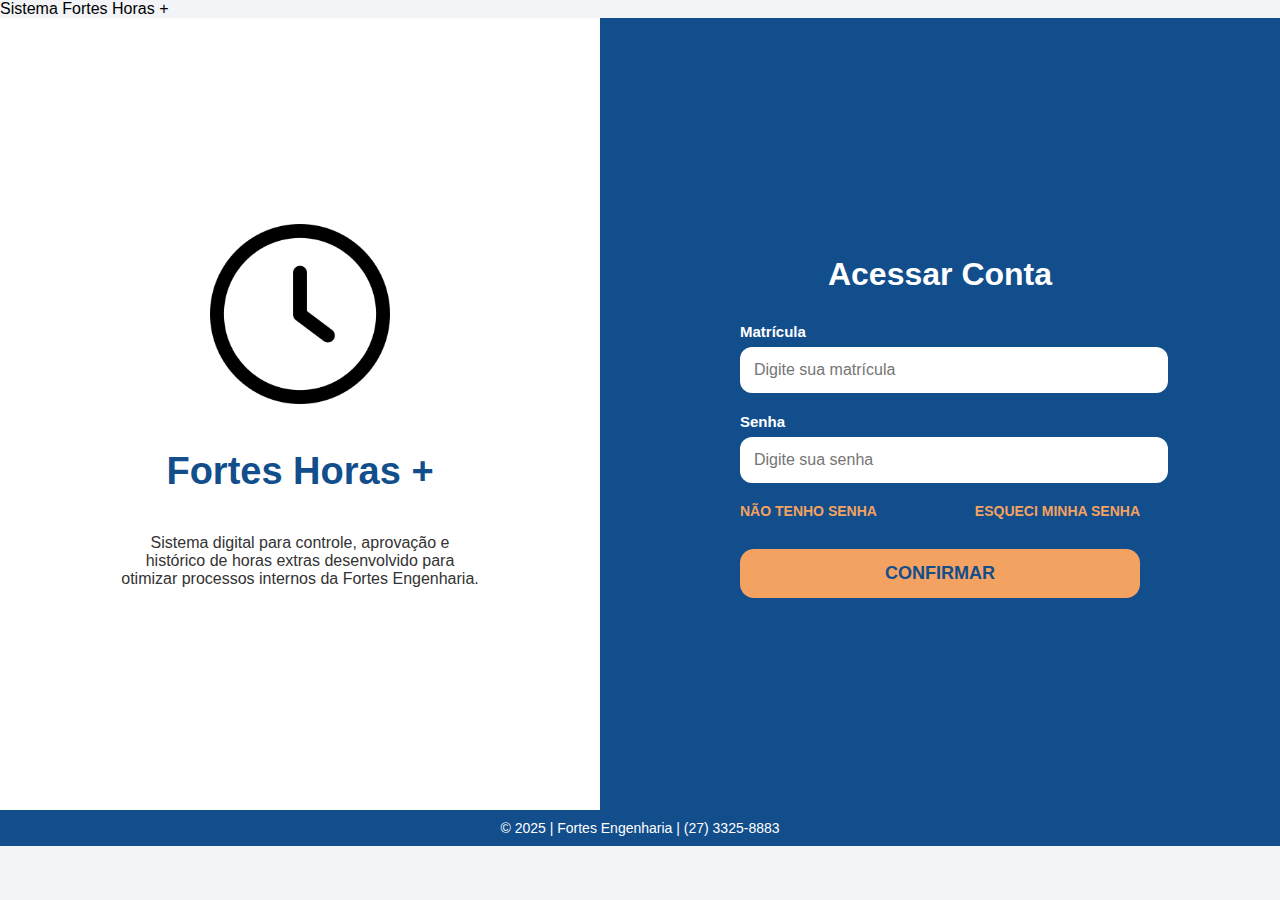
<file: index.html>
<!DOCTYPE html>
<html lang="pt-br">
<head>
    <meta charset="UTF-8">
    <title>Fortes Horas + | Login</title>
    <meta name="viewport" content="width=device-width, initial-scale=1.0">
    <link rel="icon" href="imagens/favicon-32x32.png" type="image/x-icon">
    <link rel="stylesheet" href="css/style.css">

</head>

<body>

<header>
    Sistema Fortes Horas +
</header>

<main>

    <section class="left-box">
        <img src="/imagens/relogio.png" alt="Relógio">
        <h1>Fortes Horas +</h1>
        <p class="presentation-text">
            Sistema digital para controle, aprovação e histórico de horas extras
            desenvolvido para otimizar processos internos da Fortes Engenharia.
        </p>
    </section>

    
    <section class="right-box">
        <div class="form-container">

            <h2>Acessar Conta</h2>

            <label for="matricula">Matrícula</label>
            <input type="text" id="matricula" placeholder="Digite sua matrícula">

            <label for="senha">Senha</label>
            <input type="password" id="senha" placeholder="Digite sua senha">

            <div class="links">
                <a href="#">NÃO TENHO SENHA</a>
                <a href="#">ESQUECI MINHA SENHA</a>
            </div>

            <button class="login-btn" onclick="login()">CONFIRMAR</button>
        </div>
    </section>

</main>

<footer>
    © 2025 | Fortes Engenharia | (27) 3325-8883
</footer>

<script src="js/login.js"></script>

</body>
</html>
</file>
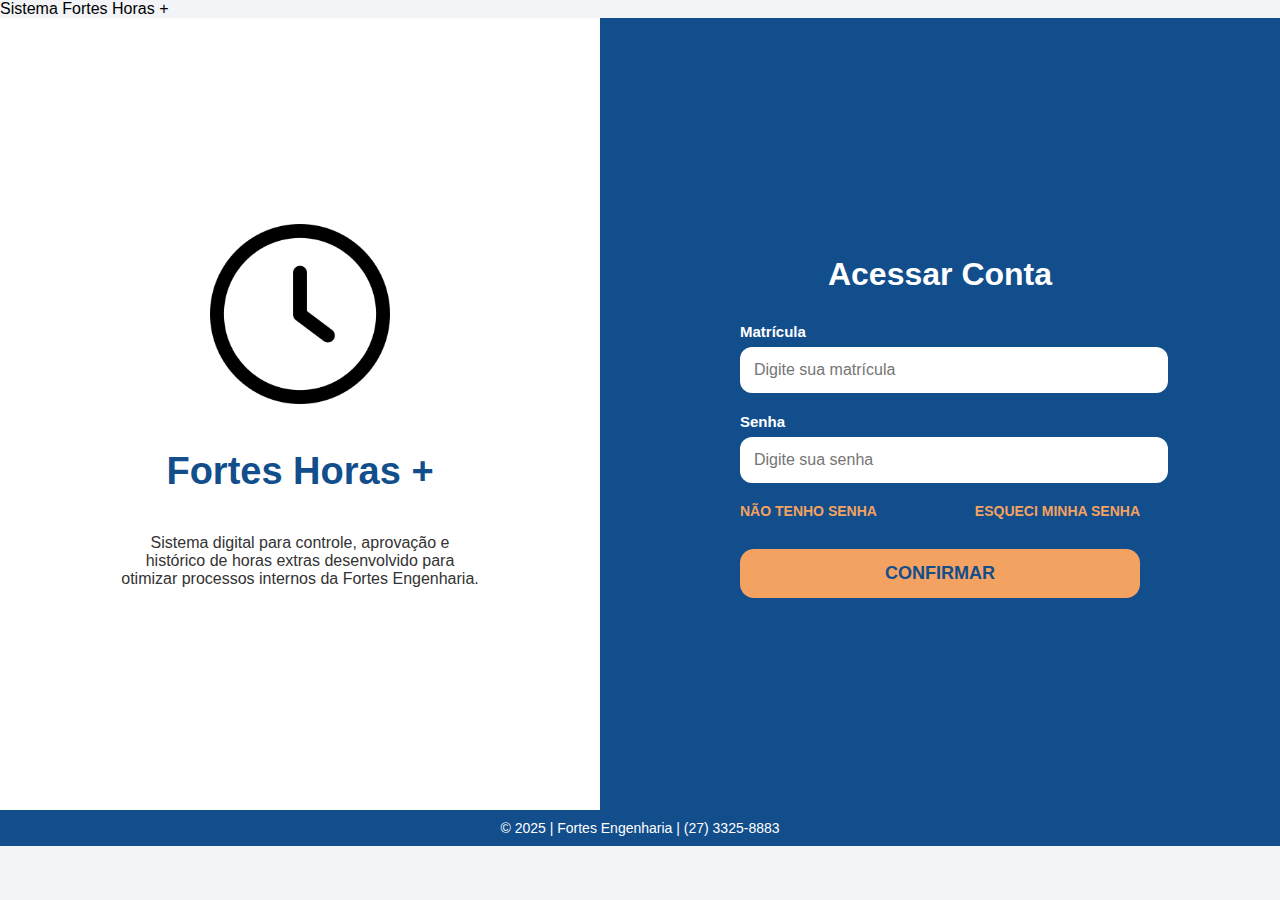
<file: Projeto Interdisciplinar - CSW/index.html>
<!DOCTYPE html>
<html lang="pt-br">
<head>
    <meta charset="UTF-8">
    <title>Fortes Horas + | Login</title>
    <meta name="viewport" content="width=device-width, initial-scale=1.0">

    <link rel="stylesheet" href="./css/style.css">

</head>

<body>

<header>
    Sistema Fortes Horas +
</header>

<main>

    <section class="left-box">
        <img src="/imagens/relogio.png" alt="Relógio">
        <h1>Fortes Horas +</h1>
        <p class="presentation-text">
            Sistema digital para controle, aprovação e histórico de horas extras
            desenvolvido para otimizar processos internos da Fortes Engenharia.
        </p>
    </section>

    
    <section class="right-box">
        <div class="form-container">

            <h2>Acessar Conta</h2>

            <label for="matricula">Matrícula</label>
            <input type="text" id="matricula" placeholder="Digite sua matrícula">

            <label for="senha">Senha</label>
            <input type="password" id="senha" placeholder="Digite sua senha">

            <div class="links">
                <a href="#">NÃO TENHO SENHA</a>
                <a href="#">ESQUECI MINHA SENHA</a>
            </div>

            <button class="login-btn" onclick="login()">CONFIRMAR</button>
        </div>
    </section>

</main>

<footer>
    © 2025 | Fortes Engenharia | (27) 3325-8883
</footer>

<script src="js/login.js"></script>

</body>
</html>
</file>
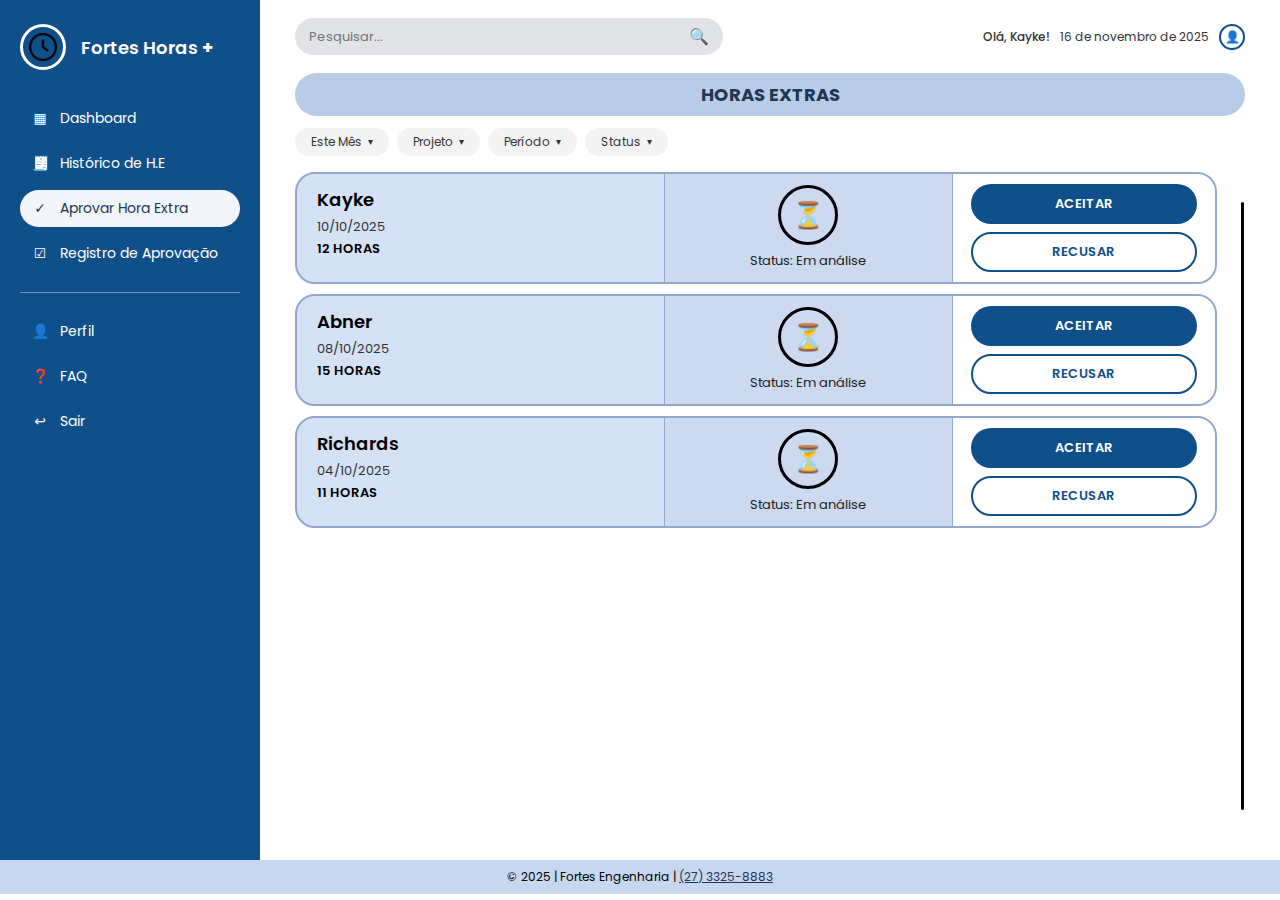
<file: aprovacao.html>
<!DOCTYPE html>
<html lang="pt-BR">
<head>
  <meta charset="UTF-8" />
  <title>Aprovar Hora Extra | Fortes Horas +</title>
  <meta name="viewport" content="width=device-width, initial-scale=1.0" />

 
  <link rel="preconnect" href="https://fonts.googleapis.com" />
  <link rel="preconnect" href="https://fonts.gstatic.com" crossorigin />
  <link href="https://fonts.googleapis.com/css2?family=Poppins:wght@400;500;600;700&display=swap" rel="stylesheet" />

  
  <link rel="stylesheet" href="css/gestor/aprovacao.css" />
</head>
<body>

  <div class="layout">

    <aside class="sidebar">
      <div class="sidebar-header">
        <div class="logo-circle">
          <img src="imagens/relogio.png" class="logo-img" alt="Relógio">
        </div>
        <div class="logo-text">
          <span class="logo-title">Fortes Horas <strong>+</strong></span>
        </div>
      </div>

      <nav class="menu">
        <a href="#" class="menu-item">
          <span class="icon">▦</span>
          <span>Dashboard</span>
        </a>

        <a href="historico_gestor.html" class="menu-item">
          <span class="icon">🧾</span>
          <span>Histórico de H.E</span>
        </a>

        <a href="aprovacao.html" class="menu-item active">
          <span class="icon">✓</span>
          <span>Aprovar Hora Extra</span>
        </a>

        <a href="#" class="menu-item">
          <span class="icon">☑</span>
          <span>Registro de Aprovação</span>
        </a>

        <div class="menu-divider"></div>

        <a href="#" class="menu-item">
          <span class="icon">👤</span>
          <span>Perfil</span>
        </a>

        <a href="#" class="menu-item">
          <span class="icon">❓</span>
          <span>FAQ</span>
        </a>

        <a href="index.html" class="menu-item">
          <span class="icon">↩</span>
          <span>Sair</span>
        </a>
      </nav>
    </aside>


    <main class="main">
   
      <header class="main-header">
        <div class="search-container">
          <input type="text" class="search-input" placeholder="Pesquisar..." />
          <button class="search-icon">🔍</button>
        </div>

        <div class="user-box">
          <span class="user-hello">Olá, Kayke!</span>
          <span class="user-date">16 de novembro de 2025</span>
          <span class="user-avatar">👤</span>
        </div>
      </header>

      
      <section class="title-bar">
        <h1>HORAS EXTRAS</h1>
      </section>

    
      <section class="filters-area">
        <div class="filters-row">
          <button class="filter-chip">
            Este Mês <span class="arrow">▾</span>
          </button>
          <button class="filter-chip">
            Projeto <span class="arrow">▾</span>
          </button>
          <button class="filter-chip">
            Período <span class="arrow">▾</span>
          </button>
          <button class="filter-chip">
            Status <span class="arrow">▾</span>
          </button>
        </div>
      </section>

  
      <section class="cards-wrapper">

        <div class="cards-list">
        
          <article class="card">
            <div class="card-col card-col-left">
              <h2>Kayke</h2>
              <p class="date">10/10/2025</p>
              <p class="hours">12 HORAS</p>
            </div>

            <div class="card-col card-col-center">
              <div class="status-circle status-analise">
                <span class="status-icon">⏳</span>
              </div>
              <span class="status-text status-analise-text">
                Status: Em análise
              </span>
            </div>

            <div class="card-col card-col-right">
              <button class="btn-action btn-aceitar">ACEITAR</button>
              <button class="btn-action btn-recusar">RECUSAR</button>
            </div>
          </article>

          
          <article class="card">
            <div class="card-col card-col-left">
              <h2>Abner</h2>
              <p class="date">08/10/2025</p>
              <p class="hours">15 HORAS</p>
            </div>

            <div class="card-col card-col-center">
              <div class="status-circle status-analise">
                <span class="status-icon">⏳</span>
              </div>
              <span class="status-text status-analise-text">
                Status: Em análise
              </span>
            </div>

            <div class="card-col card-col-right">
              <button class="btn-action btn-aceitar">ACEITAR</button>
              <button class="btn-action btn-recusar">RECUSAR</button>
            </div>
          </article>

          
          <article class="card">
            <div class="card-col card-col-left">
              <h2>Richards</h2>
              <p class="date">04/10/2025</p>
              <p class="hours">11 HORAS</p>
            </div>

            <div class="card-col card-col-center">
              <div class="status-circle status-analise">
                <span class="status-icon">⏳</span>
              </div>
              <span class="status-text status-analise-text">
                Status: Em análise
              </span>
            </div>

            <div class="card-col card-col-right">
              <button class="btn-action btn-aceitar">ACEITAR</button>
              <button class="btn-action btn-recusar">RECUSAR</button>
            </div>
          </article>
        </div>

   
        <div class="scroll-bar-fake"></div>
      </section>
    </main>
  </div>

  <footer class="footer">
    © 2025 | Fortes Engenharia | <a href="tel:+552733258883">(27) 3325-8883</a>
  </footer>

  <script src="js/aprovacao.js"></script>
</body>
</html>
</file>
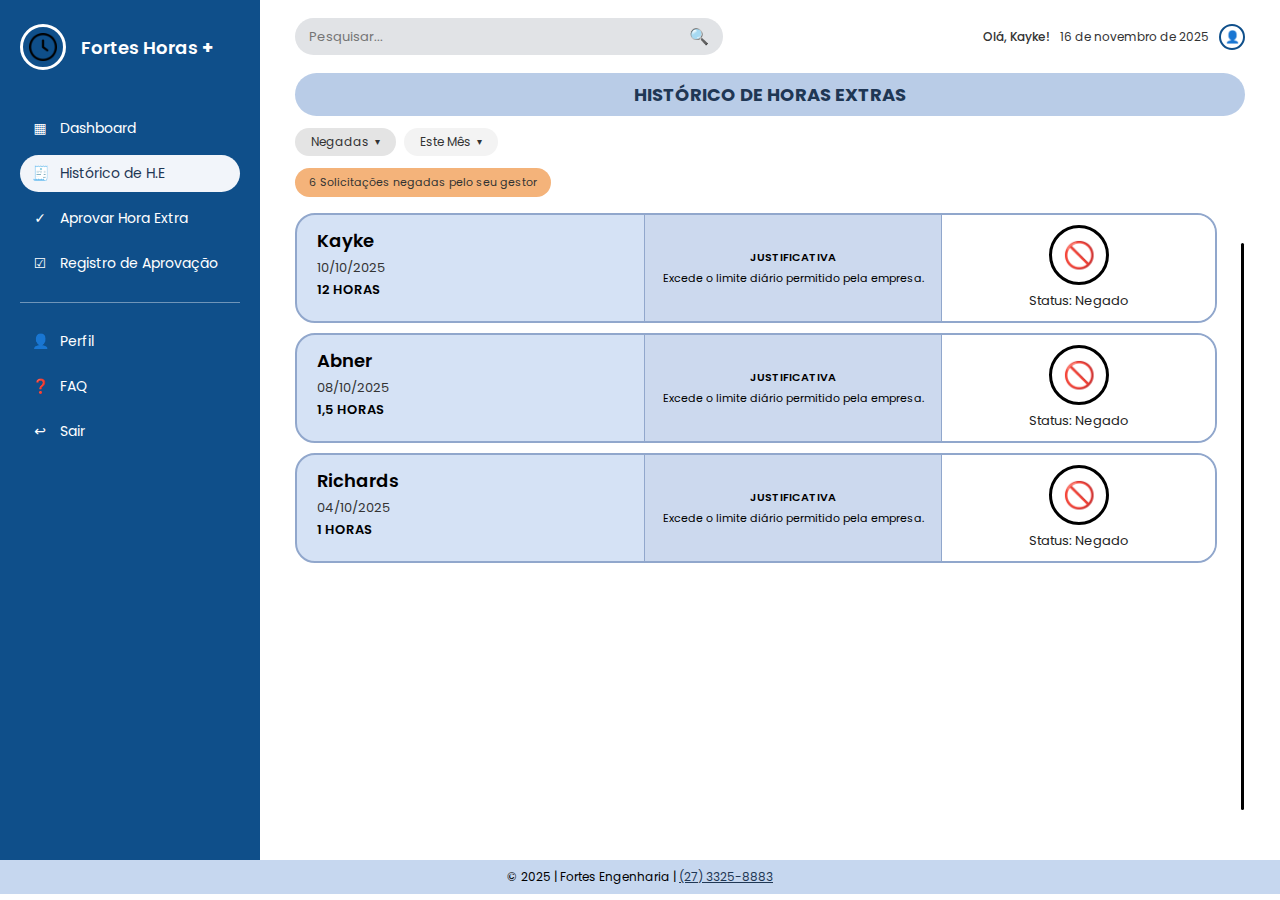
<file: historico_gestor.html>
<!DOCTYPE html>
<html lang="pt-BR">
<head>
  <meta charset="UTF-8" />
  <title>Histórico de Horas Extras | Fortes Horas +</title>
  <meta name="viewport" content="width=device-width, initial-scale=1.0" />

  <link rel="preconnect" href="https://fonts.googleapis.com" />
  <link rel="preconnect" href="https://fonts.gstatic.com" crossorigin />
  <link href="https://fonts.googleapis.com/css2?family=Poppins:wght@400;500;600;700&display=swap" rel="stylesheet" />
  <link rel="stylesheet" href="css/gestor/historico.css" />
</head>
<body>


  <div class="layout">

    
    <aside class="sidebar">
      <div class="sidebar-header">
        <div class="logo-circle">
          <img src="imagens/relogio.png" alt="Logo relógio" class="logo-img">
        </div>
        <div class="logo-text">
          <span class="logo-title">Fortes Horas <strong>+</strong></span>
        </div>
      </div>

      <nav class="menu">
        <a href="#" class="menu-item">
          <span class="icon">▦</span>
          <span>Dashboard</span>
        </a>

        <a href="historico_gestor.html" class="menu-item active">
          <span class="icon">🧾</span>
          <span>Histórico de H.E</span>
        </a>

        <a href="aprovacao.html" class="menu-item">
          <span class="icon">✓</span>
          <span>Aprovar Hora Extra</span>
          </a>

        <a href="#" class="menu-item">
          <span class="icon">☑</span>
          <span>Registro de Aprovação</span>
        </a>

        <div class="menu-divider"></div>

        <a href="#" class="menu-item">
          <span class="icon">👤</span>
          <span>Perfil</span>
        </a>

        <a href="#" class="menu-item">
          <span class="icon">❓</span>
          <span>FAQ</span>
        </a>

        <a href="#" class="menu-item">
          <span class="icon">↩</span>
          <span>Sair</span>
          </a>

      </nav>
    </aside>


    <main class="main">

      
      <header class="main-header">
        <div class="search-container">
          <input type="text" class="search-input" placeholder="Pesquisar..." />
          <button class="search-icon">🔍</button>
        </div>

        <div class="user-box">
          <span class="user-hello">Olá, Kayke!</span>
          <span class="user-date">16 de novembro de 2025</span>
          <span class="user-avatar">👤</span>
        </div>
      </header>

   
      <section class="title-bar">
        <h1>HISTÓRICO DE HORAS EXTRAS</h1>
      </section>

     
      <section class="filters-area">
        <div class="tabs">
          <button class="tab active" data-target="negadas">
            Negadas <span class="tab-arrow">▾</span>
          </button>
          <button class="tab" data-target="mes">
            Este Mês <span class="tab-arrow">▾</span>
          </button>
        </div>

        <div class="alert-pill" id="pill-negadas">
          6 Solicitações negadas pelo seu gestor
        </div>

        <div class="alert-pill hide" id="pill-mes">
          3 Solicitações registradas neste mês
        </div>
      </section>


      <section class="cards-wrapper">

        <div id="lista-negadas" class="cards-list">

        
          <article class="card">
            <div class="card-col card-col-left">
              <h2>Kayke</h2>
              <p class="date">10/10/2025</p>
              <p class="hours">12 HORAS</p>
            </div>

            <div class="card-col card-col-middle">
              <span class="label">JUSTIFICATIVA</span>
              <p>Excede o limite diário permitido pela empresa.</p>
            </div>

            <div class="card-col card-col-right">
              <div class="status-circle">
                <span class="ban-icon">🚫</span>
              </div>
              <span class="status-text">Status: Negado</span>
            </div>
          </article>


          <article class="card">
            <div class="card-col card-col-left">
              <h2>Abner</h2>
              <p class="date">08/10/2025</p>
              <p class="hours">1,5 HORAS</p>
            </div>

            <div class="card-col card-col-middle">
              <span class="label">JUSTIFICATIVA</span>
              <p>Excede o limite diário permitido pela empresa.</p>
            </div>

            <div class="card-col card-col-right">
              <div class="status-circle">
                <span class="ban-icon">🚫</span>
              </div>
              <span class="status-text">Status: Negado</span>
            </div>
          </article>

          
          <article class="card">
            <div class="card-col card-col-left">
              <h2>Richards</h2>
              <p class="date">04/10/2025</p>
              <p class="hours">1 HORAS</p>
            </div>

            <div class="card-col card-col-middle">
              <span class="label">JUSTIFICATIVA</span>
              <p>Excede o limite diário permitido pela empresa.</p>
            </div>

            <div class="card-col card-col-right">
              <div class="status-circle">
                <span class="ban-icon">🚫</span>
              </div>
              <span class="status-text">Status: Negado</span>
            </div>
          </article>

        </div>

        <div id="lista-mes" class="cards-list hide">
          <article class="card">
            <div class="card-col card-col-left">
              <h2>Kayke</h2>
              <p class="date">12/11/2025</p>
              <p class="hours">4 HORAS</p>
            </div>

            <div class="card-col card-col-middle">
              <span class="label">DETALHES</span>
              <p>Horas extras realizadas para fechamento de relatório.</p>
            </div>

            <div class="card-col card-col-right">
              <div class="status-circle status-analise">
                <span class="ban-icon">⏳</span>
              </div>
              <span class="status-text status-analise-text">
                Status: Em análise
              </span>
            </div>
          </article>
        </div>


        <div class="scroll-bar-fake"></div>

      </section>
    </main>
  </div>

  <footer class="footer">
    © 2025 | Fortes Engenharia | <a href="tel:+552733258883">(27) 3325-8883</a>
  </footer>

  <!-- JS -->
  <script src="js/historico.js"></script>
</body>
</html>
</file>
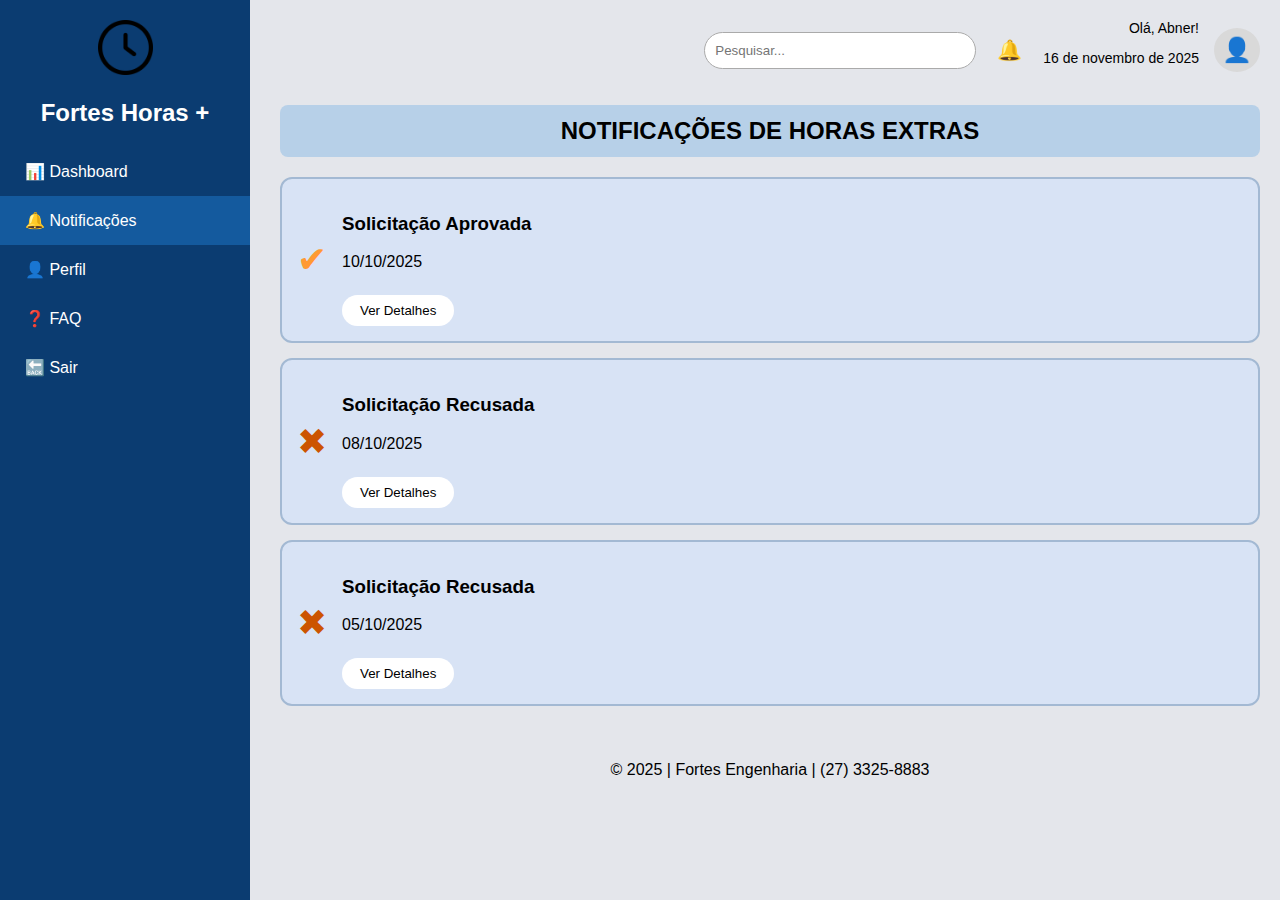
<file: notificacoes_tec.html>
<!DOCTYPE html>
<html lang="pt-BR">
<head>
    <meta charset="UTF-8">
    <title>Notificações | Técnico</title>
    <link rel="stylesheet" href="css/tec/notificacoes_tec.css">
    <link rel="icon" href="imagens/favicon-32x32.png" type="image/png">
</head>

<body>
<aside class="sidebar">
    <div class="logo-box">
        <img src="imagens/relogio.png" class="logo">
        <h2>Fortes Horas +</h2>
    </div>

    <nav class="menu">
        <a href="dashboard_tecnico.html" class="menu-item">📊 Dashboard</a>
        <a href="notificacoes_tecnico.html" class="menu-item active">🔔 Notificações</a>
        <a href="#" class="menu-item">👤 Perfil</a>
        <a href="#" class="menu-item">❓ FAQ</a>
        <a href="index.html" class="menu-item">🔙 Sair</a>
    </nav>
</aside>

<main class="content">

    <header class="top-bar">
        <input type="text" class="search" placeholder="Pesquisar...">
        <button class="bell">🔔</button>

        <div class="user-box">
            <span>Olá, Abner!</span>
            <p class="date">16 de novembro de 2025</p>
        </div>
        <div class="circle-user">👤</div>
    </header>
    <h2 class="title">NOTIFICAÇÕES DE HORAS EXTRAS</h2>

  
    <section id="lista-notificacoes">

        <div class="notif-card approved">
            <div class="icon">✔</div>
            <div>
                <h3>Solicitação Aprovada</h3>
                <p>10/10/2025</p>
                <button class="btn">Ver Detalhes</button>
            </div>
        </div>

        <div class="notif-card rejected">
            <div class="icon">✖</div>
            <div>
                <h3>Solicitação Recusada</h3>
                <p>08/10/2025</p>
                <button class="btn">Ver Detalhes</button>
            </div>
        </div>

        <div class="notif-card rejected">
            <div class="icon">✖</div>
            <div>
                <h3>Solicitação Recusada</h3>
                <p>05/10/2025</p>
                <button class="btn">Ver Detalhes</button>
            </div>
        </div>

    </section>

    <footer class="footer">
        © 2025 | Fortes Engenharia | (27) 3325-8883
    </footer>

</main>

<script src="js/nottec.js"></script>
</body>

</html>
</file>
<file: css/style.css>
body {
    margin: 0;
    font-family: Arial, sans-serif;
    background-color: #f2f4f7;
}

/
header {
    background-color: #124D8C;
    padding: 15px;
    color: white;
    font-size: 22px;
    text-align: center;
    letter-spacing: 1px;
}


main {
    display: flex;
    height: 88vh;
}


.left-box {
    width: 50%;
    background-color: white;
    display: flex;
    flex-direction: column;
    justify-content: center;
    align-items: center;
}

.left-box img {
    width: 180px;
    margin-bottom: 20px;
}

.left-box h1 {
    color: #124D8C;
    font-size: 38px;
    font-weight: bold;
}

.presentation-text {
    width: 60%;
    text-align: center;
    color: #333;
}


.right-box {
    width: 50%;
    background-color: #124D8C;
    display: flex;
    justify-content: center;
    align-items: center;
    padding: 40px;
}

.form-container {
    width: 80%;
    max-width: 400px;
    text-align: left;
}

.form-container h2 {
    color: white;
    text-align: center;
    font-size: 32px;
    margin-bottom: 30px;
}

label {
    color: white;
    font-weight: bold;
    font-size: 15px;
}

input {
    width: 100%;
    padding: 14px;
    margin-top: 6px;
    margin-bottom: 20px;
    border-radius: 12px;
    border: none;
    outline: none;
    font-size: 16px;
}

.links {
    display: flex;
    justify-content: space-between;
    margin-bottom: 30px;
}

.links a {
    color: #F4A261;
    font-size: 14px;
    text-decoration: none;
    font-weight: bold;
}

.login-btn {
    width: 100%;
    padding: 14px;
    background-color: #F4A261;
    color: #124D8C;
    border: none;
    border-radius: 14px;
    font-size: 18px;
    font-weight: bold;
    cursor: pointer;
}

footer {
    text-align: center;
    padding: 10px;
    background-color: #124D8C;
    color: white;
    font-size: 14px;
}
</file>
<file: Projeto Interdisciplinar - CSW/css/style.css>
body {
    margin: 0;
    font-family: Arial, sans-serif;
    background-color: #f2f4f7;
}

/
header {
    background-color: #124D8C;
    padding: 15px;
    color: white;
    font-size: 22px;
    text-align: center;
    letter-spacing: 1px;
}


main {
    display: flex;
    height: 88vh;
}


.left-box {
    width: 50%;
    background-color: white;
    display: flex;
    flex-direction: column;
    justify-content: center;
    align-items: center;
}

.left-box img {
    width: 180px;
    margin-bottom: 20px;
}

.left-box h1 {
    color: #124D8C;
    font-size: 38px;
    font-weight: bold;
}

.presentation-text {
    width: 60%;
    text-align: center;
    color: #333;
}


.right-box {
    width: 50%;
    background-color: #124D8C;
    display: flex;
    justify-content: center;
    align-items: center;
    padding: 40px;
}

.form-container {
    width: 80%;
    max-width: 400px;
    text-align: left;
}

.form-container h2 {
    color: white;
    text-align: center;
    font-size: 32px;
    margin-bottom: 30px;
}

label {
    color: white;
    font-weight: bold;
    font-size: 15px;
}

input {
    width: 100%;
    padding: 14px;
    margin-top: 6px;
    margin-bottom: 20px;
    border-radius: 12px;
    border: none;
    outline: none;
    font-size: 16px;
}

.links {
    display: flex;
    justify-content: space-between;
    margin-bottom: 30px;
}

.links a {
    color: #F4A261;
    font-size: 14px;
    text-decoration: none;
    font-weight: bold;
}

.login-btn {
    width: 100%;
    padding: 14px;
    background-color: #F4A261;
    color: #124D8C;
    border: none;
    border-radius: 14px;
    font-size: 18px;
    font-weight: bold;
    cursor: pointer;
}

footer {
    text-align: center;
    padding: 10px;
    background-color: #124D8C;
    color: white;
    font-size: 14px;
}
</file>
<file: css/gestor/aprovacao.css>
:root {
  --azul-sidebar: #0f4f8a;
  --azul-card: #d5e2f5;
  --azul-card-borda: #91a7cc;
  --azul-title: #b9cce7;
  --cinza-busca: #e1e3e6;
  --cinza-claro: #f7f7f7;
  --laranja: #f4a259;
  --footer-bg: #c6d7ef;
  --texto-escuro: #333333;
}

* {
  box-sizing: border-box;
  margin: 0;
  padding: 0;
  font-family: "Poppins", system-ui, -apple-system, BlinkMacSystemFont,
    "Segoe UI", sans-serif;
}

html,
body {
  width: 100%;
  height: 100%;
}

body {
  background: #ffffff;
}


.layout {
  display: flex;
  min-height: calc(100vh - 40px);
}


.sidebar {
  width: 260px;
  background: var(--azul-sidebar);
  color: #ffffff;
  padding: 24px 20px;
  display: flex;
  flex-direction: column;
}

.sidebar-header {
  display: flex;
  align-items: center;
  gap: 15px;
  margin-bottom: 30px;
}

.logo-circle {
  width: 46px;
  height: 46px;
  border-radius: 50%;
  border: 3px solid #ffffff;
  display: flex;
  align-items: center;
  justify-content: center;
}

.logo-img {
  width: 28px;
  height: 28px;
  object-fit: contain;
}

.logo-title {
  font-size: 18px;
  font-weight: 600;
}

.logo-title strong {
  font-weight: 700;
}

.menu {
  display: flex;
  flex-direction: column;
  gap: 8px;
}

.menu-item {
  display: flex;
  align-items: center;
  gap: 10px;
  padding: 8px 10px;
  font-size: 14px;
  color: #ffffff;
  text-decoration: none;
  border-radius: 20px;
  transition: background 0.15s ease, transform 0.05s ease;
}

.menu-item .icon {
  width: 20px;
  text-align: center;
}

.menu-item:hover {
  background: rgba(255, 255, 255, 0.12);
  transform: translateX(1px);
}

.menu-item.active {
  background: #f2f5fa;
  color: #1f3754;
}

.menu-divider {
  height: 1px;
  background: rgba(255, 255, 255, 0.4);
  margin: 12px 0;
}


.main {
  flex: 1;
  background: #ffffff;
  display: flex;
  flex-direction: column;
}


.main-header {
  display: flex;
  align-items: center;
  justify-content: space-between;
  padding: 18px 35px 10px;
}

.search-container {
  width: 45%;
  min-width: 260px;
  display: flex;
  align-items: center;
  background: var(--cinza-busca);
  border-radius: 999px;
  padding: 6px 14px;
}

.search-input {
  flex: 1;
  border: none;
  outline: none;
  background: transparent;
  font-size: 13px;
}

.search-icon {
  border: none;
  background: transparent;
  font-size: 16px;
  cursor: pointer;
}

.user-box {
  display: flex;
  align-items: center;
  gap: 10px;
  font-size: 12px;
  color: #333333;
}

.user-hello {
  font-weight: 500;
}

.user-avatar {
  width: 26px;
  height: 26px;
  border-radius: 50%;
  background: #ffffff;
  border: 2px solid var(--azul-sidebar);
  display: flex;
  align-items: center;
  justify-content: center;
}


.title-bar {
  padding: 0 35px;
}

.title-bar h1 {
  margin: 8px auto 0;
  background: var(--azul-title);
  color: #1f3754;
  border-radius: 999px;
  text-align: center;
  font-size: 18px;
  padding: 8px 0;
}


.filters-area {
  padding: 12px 35px 0;
}

.filters-row {
  display: flex;
  gap: 8px;
  flex-wrap: wrap;
}

.filter-chip {
  padding: 5px 16px;
  border-radius: 999px;
  border: none;
  cursor: pointer;
  font-size: 12px;
  background: #f3f3f3;
  color: #333333;
  display: flex;
  align-items: center;
  gap: 6px;
}

.arrow {
  font-size: 10px;
}


.cards-wrapper {
  padding: 16px 35px 20px;
  display: grid;
  grid-template-columns: 1fr 8px; /* lista + barra preta visual */
  gap: 10px;
  flex: 1;
}

.cards-list {
  overflow-y: auto;
  padding-right: 10px;
}


.scroll-bar-fake {
  border-radius: 8px;
  background: transparent;
  position: relative;
}

.scroll-bar-fake::before {
  content: "";
  position: absolute;
  top: 30px;
  bottom: 30px;
  left: 50%;
  width: 3px;
  border-radius: 3px;
  background: #000000;
}


.card {
  background: var(--azul-card);
  border-radius: 20px;
  border: 2px solid var(--azul-card-borda);
  display: grid;
  grid-template-columns: 1.4fr 1.1fr 1fr;
  overflow: hidden;
  margin-bottom: 10px;
}


.card-col-left {
  padding: 12px 20px;
}

.card-col-left h2 {
  font-size: 18px;
  font-weight: 600;
}

.card-col-left .date {
  font-size: 13px;
  color: #333333;
  margin-top: 4px;
}

.card-col-left .hours {
  font-size: 13px;
  font-weight: 600;
  margin-top: 2px;
}


.card-col-center {
  background: #ccd9ee;
  border-left: 1px solid var(--azul-card-borda);
  border-right: 1px solid var(--azul-card-borda);
  display: flex;
  flex-direction: column;
  align-items: center;
  justify-content: center;
  gap: 6px;
  padding: 10px 5px;
}

.status-circle {
  width: 60px;
  height: 60px;
  border-radius: 50%;
  border: 3px solid #000000;
  display: flex;
  align-items: center;
  justify-content: center;
}

.status-icon {
  font-size: 26px;
}

.status-text {
  font-size: 13px;
  color: #222222;
}


.card-col-right {
  background: #ffffff;
  display: flex;
  flex-direction: column;
  justify-content: center;
  gap: 8px;
  padding: 10px 18px;
}

.btn-action {
  padding: 8px 0;
  border-radius: 999px;
  border: 2px solid transparent;
  font-size: 13px;
  cursor: pointer;
  font-weight: 600;
}


.btn-aceitar {
  background: var(--azul-sidebar);
  color: #ffffff;
}

.btn-recusar {
  background: #ffffff;
  color: var(--azul-sidebar);
  border-color: var(--azul-sidebar);
}

.btn-action:hover {
  filter: brightness(1.05);
}


.status-aprovado {
  border-color: #1f8f3a;
  color: #1f8f3a;
}

.status-aprovado-text {
  color: #1f8f3a;
}

.status-recusado {
  border-color: #b3261e;
  color: #b3261e;
}

.status-recusado-text {
  color: #b3261e;
}

.status-analise {
  border-color: #000000;
}

.status-analise-text {
  color: #222222;
}


.footer {
  background: var(--footer-bg);
  text-align: center;
  padding: 8px 10px;
  font-size: 12px;
}

.footer a {
  color: #1f3754;
  text-decoration: underline;
}


@media (max-width: 960px) {
  .layout {
    flex-direction: column;
  }

  .sidebar {
    width: 100%;
    flex-direction: row;
    align-items: center;
  }

  .menu {
    flex-direction: row;
    flex-wrap: wrap;
    margin-left: 10px;
  }

  .main-header {
    flex-direction: column;
    gap: 8px;
  }

  .cards-wrapper {
    grid-template-columns: 1fr;
  }

  .scroll-bar-fake {
    display: none;
  }
}

@media (max-width: 720px) {
  .card {
    grid-template-columns: 1fr;
  }

  .card-col-center {
    border-left: none;
    border-right: none;
    border-top: 1px solid var(--azul-card-borda);
    border-bottom: 1px solid var(--azul-card-borda);
  }
}
</file>
<file: css/gestor/historico.css>
:root {
  --azul-sidebar: #0f4f8a;
  --azul-sidebar-escuro: #083764;
  --azul-card: #d5e2f5;
  --azul-card-borda: #91a7cc;
  --azul-title: #b9cce7;
  --cinza-busca: #e1e3e6;
  --laranja-alerta: #f4b37a;
  --cinza-texto: #4a4a4a;
  --cinza-claro: #f7f7f7;
  --footer-bg: #c6d7ef;
  --status-negado: #222222;
}

* {
  box-sizing: border-box;
  margin: 0;
  padding: 0;
  font-family: "Poppins", system-ui, -apple-system, BlinkMacSystemFont,
    "Segoe UI", sans-serif;
}

html,
body {
  width: 100%;
  height: 100%;
}

body {
  background: #ffffff; 
}


.layout {
  display: flex;
  min-height: calc(100vh - 40px); 
}


.sidebar {
  width: 260px;
  background: var(--azul-sidebar);
  color: #ffffff;
  padding: 24px 20px;
  display: flex;
  flex-direction: column;
}

.sidebar-header {
  display: flex;
  align-items: center;
  gap: 15px;
  margin-bottom: 30px;
}

.logo-circle {
  width: 46px;
  height: 46px;
  border-radius: 50%;
  border: 3px solid #ffffff;
  display: flex;
  align-items: center;
  justify-content: center;
}

.logo-img {
  width: 28px;
  height: 28px;
  object-fit: contain;
}


.logo-title {
  font-size: 18px;
  font-weight: 600;
}

.logo-title strong {
  font-weight: 700;
}

.menu {
  display: flex;
  flex-direction: column;
  gap: 8px;
  margin-top: 10px;
}

.menu-item {
  display: flex;
  align-items: center;
  gap: 10px;
  padding: 8px 10px;
  font-size: 14px;
  color: #ffffff;
  text-decoration: none;
  border-radius: 20px;
  transition: background 0.15s ease, transform 0.05s ease;
}

.menu-item .icon {
  width: 20px;
  text-align: center;
}

.menu-item:hover {
  background: rgba(255, 255, 255, 0.12);
  transform: translateX(1px);
}

.menu-item.active {
  background: #f2f5fa;
  color: #1f3754;
}

.menu-divider {
  height: 1px;
  background: rgba(255, 255, 255, 0.4);
  margin: 12px 0;
}


.main {
  flex: 1;
  background: #ffffff;
  display: flex;
  flex-direction: column;
}


.main-header {
  display: flex;
  align-items: center;
  justify-content: space-between;
  padding: 18px 35px 10px;
}

.search-container {
  width: 45%;
  min-width: 260px;
  display: flex;
  align-items: center;
  background: var(--cinza-busca);
  border-radius: 999px;
  padding: 6px 14px;
}

.search-input {
  flex: 1;
  border: none;
  outline: none;
  background: transparent;
  font-size: 13px;
}

.search-icon {
  border: none;
  background: transparent;
  font-size: 16px;
  cursor: pointer;
}

.user-box {
  display: flex;
  align-items: center;
  gap: 10px;
  font-size: 12px;
  color: #333333;
}

.user-hello {
  font-weight: 500;
}

.user-avatar {
  width: 26px;
  height: 26px;
  border-radius: 50%;
  background: #ffffff;
  border: 2px solid var(--azul-sidebar);
  display: flex;
  align-items: center;
  justify-content: center;
}


.title-bar {
  padding: 0 35px;
}

.title-bar h1 {
  margin: 8px auto 0;
  background: var(--azul-title);
  color: #1f3754;
  border-radius: 999px;
  text-align: center;
  font-size: 18px;
  padding: 8px 0;
}


.filters-area {
  padding: 12px 35px 0;
}

.tabs {
  display: flex;
  gap: 8px;
  margin-bottom: 8px;
}

.tab {
  padding: 5px 16px;
  border-radius: 999px;
  border: none;
  cursor: pointer;
  font-size: 12px;
  background: #f3f3f3;
  color: #333333;
  display: flex;
  align-items: center;
  gap: 6px;
}

.tab-arrow {
  font-size: 10px;
}

.tab.active {
  background: #e4e4e4;
}

.alert-pill {
  display: inline-block;
  background: var(--laranja-alerta);
  color: #333333;
  font-size: 11px;
  padding: 6px 14px;
  border-radius: 999px;
  margin-top: 4px;
}

.hide {
  display: none;
}


.cards-wrapper {
  padding: 16px 35px 20px;
  display: grid;
  grid-template-columns: 1fr 8px; 
  gap: 10px;
  flex: 1;
}

.cards-list {
  overflow-y: auto;
  padding-right: 10px;
}


.scroll-bar-fake {
  border-radius: 8px;
  background: transparent;
  position: relative;
}

.scroll-bar-fake::before {
  content: "";
  position: absolute;
  top: 30px;
  bottom: 30px;
  left: 50%;
  width: 3px;
  border-radius: 3px;
  background: #000000;
}


.card {
  background: var(--azul-card);
  border-radius: 20px;
  border: 2px solid var(--azul-card-borda);
  display: grid;
  grid-template-columns: 1.4fr 1.2fr 1.1fr;
  overflow: hidden;
  margin-bottom: 10px;
}


.card-col-left {
  padding: 12px 20px;
}

.card-col-left h2 {
  font-size: 18px;
  font-weight: 600;
}

.card-col-left .date {
  font-size: 13px;
  color: #333333;
  margin-top: 4px;
}

.card-col-left .hours {
  font-size: 13px;
  font-weight: 600;
  margin-top: 2px;
}


.card-col-middle {
  border-left: 1px solid var(--azul-card-borda);
  border-right: 1px solid var(--azul-card-borda);
  background: #ccd9ee;
  padding: 10px 14px;
  text-align: center;
  font-size: 11px;
  display: flex;
  flex-direction: column;
  justify-content: center;
}

.card-col-middle .label {
  font-weight: 600;
  margin-bottom: 4px;
}

.card-col-right {
  background: #ffffff;
  padding: 10px 18px;
  display: flex;
  flex-direction: column;
  align-items: center;
  justify-content: center;
  gap: 6px;
}

.status-circle {
  width: 60px;
  height: 60px;
  border-radius: 50%;
  border: 3px solid #000000;
  display: flex;
  align-items: center;
  justify-content: center;
}

.ban-icon {
  font-size: 26px;
}

.status-text {
  font-size: 13px;
  color: var(--status-negado);
}

.status-analise {
  border-color: var(--azul-sidebar);
}

.status-analise-text {
  color: var(--azul-sidebar);
}


.footer {
  background: var(--footer-bg);
  text-align: center;
  padding: 8px 10px;
  font-size: 12px;
}

.footer a {
  color: #1f3754;
  text-decoration: underline;
}


@media (max-width: 960px) {
  .layout {
    flex-direction: column;
  }

  .sidebar {
    width: 100%;
    flex-direction: row;
    align-items: center;
  }

  .menu {
    flex-direction: row;
    flex-wrap: wrap;
    margin-left: 10px;
  }

  .main-header {
    flex-direction: column;
    gap: 8px;
  }

  .cards-wrapper {
    grid-template-columns: 1fr;
  }

  .scroll-bar-fake {
    display: none;
  }
}

@media (max-width: 720px) {
  .card {
    grid-template-columns: 1fr;
  }

  .card-col-middle {
    border-left: none;
    border-right: none;
    border-top: 1px solid var(--azul-card-borda);
    border-bottom: 1px solid var(--azul-card-borda);
  }
}
</file>
<file: css/tec/notificacoes_tec.css>
body {
    margin: 0;
    font-family: Arial, sans-serif;
    background: #e4e6eb;
}

.sidebar {
    width: 250px;
    background: #0b3c71;
    color: white;
    position: fixed;
    left: 0;
    top: 0;
    height: 100%;
    padding-top: 20px;
}

.logo-box {
    text-align: center;
    margin-bottom: 20px;
}

.logo {
    width: 55px;
}

.menu {
    display: flex;
    flex-direction: column;
}

.menu-item {
    color: white;
    padding: 15px 25px;
    display: block;
    text-decoration: none;
}

.menu-item:hover,
.menu-item.active {
    background: #145a9e;
}


.content {
    margin-left: 260px;
    padding: 20px;
}


.top-bar {
    display: flex;
    justify-content: flex-end;
    align-items: center;
    gap: 15px;
}

.search {
    padding: 10px;
    width: 250px;
    border-radius: 20px;
    border: 1px solid #aaa;
}

.bell {
    font-size: 20px;
    background: none;
    border: none;
    cursor: pointer;
}

.user-box {
    text-align: right;
    font-size: 14px;
}

.circle-user {
    font-size: 24px;
    background: #d9d9d9;
    padding: 8px;
    border-radius: 50%;
}


.title {
    margin-top: 25px;
    background: #b7d0e8;
    padding: 12px;
    text-align: center;
    border-radius: 8px;
    font-weight: bold;
}


.notif-card {
    background: #d8e3f5;
    display: flex;
    align-items: center;
    gap: 15px;
    padding: 15px;
    margin-top: 15px;
    border-radius: 12px;
    border: 2px solid #a3b9d3;
}

.notif-card .icon {
    font-size: 36px;
}

.approved .icon {
    color: #ff9a33;
}

.rejected .icon {
    color: #cc5400;
}


.btn {
    background: white;
    border: none;
    padding: 8px 18px;
    border-radius: 20px;
    cursor: pointer;
    margin-top: 8px;
}

.footer {
    margin-top: 40px;
    text-align: center;
    padding: 15px;
}
</file>
